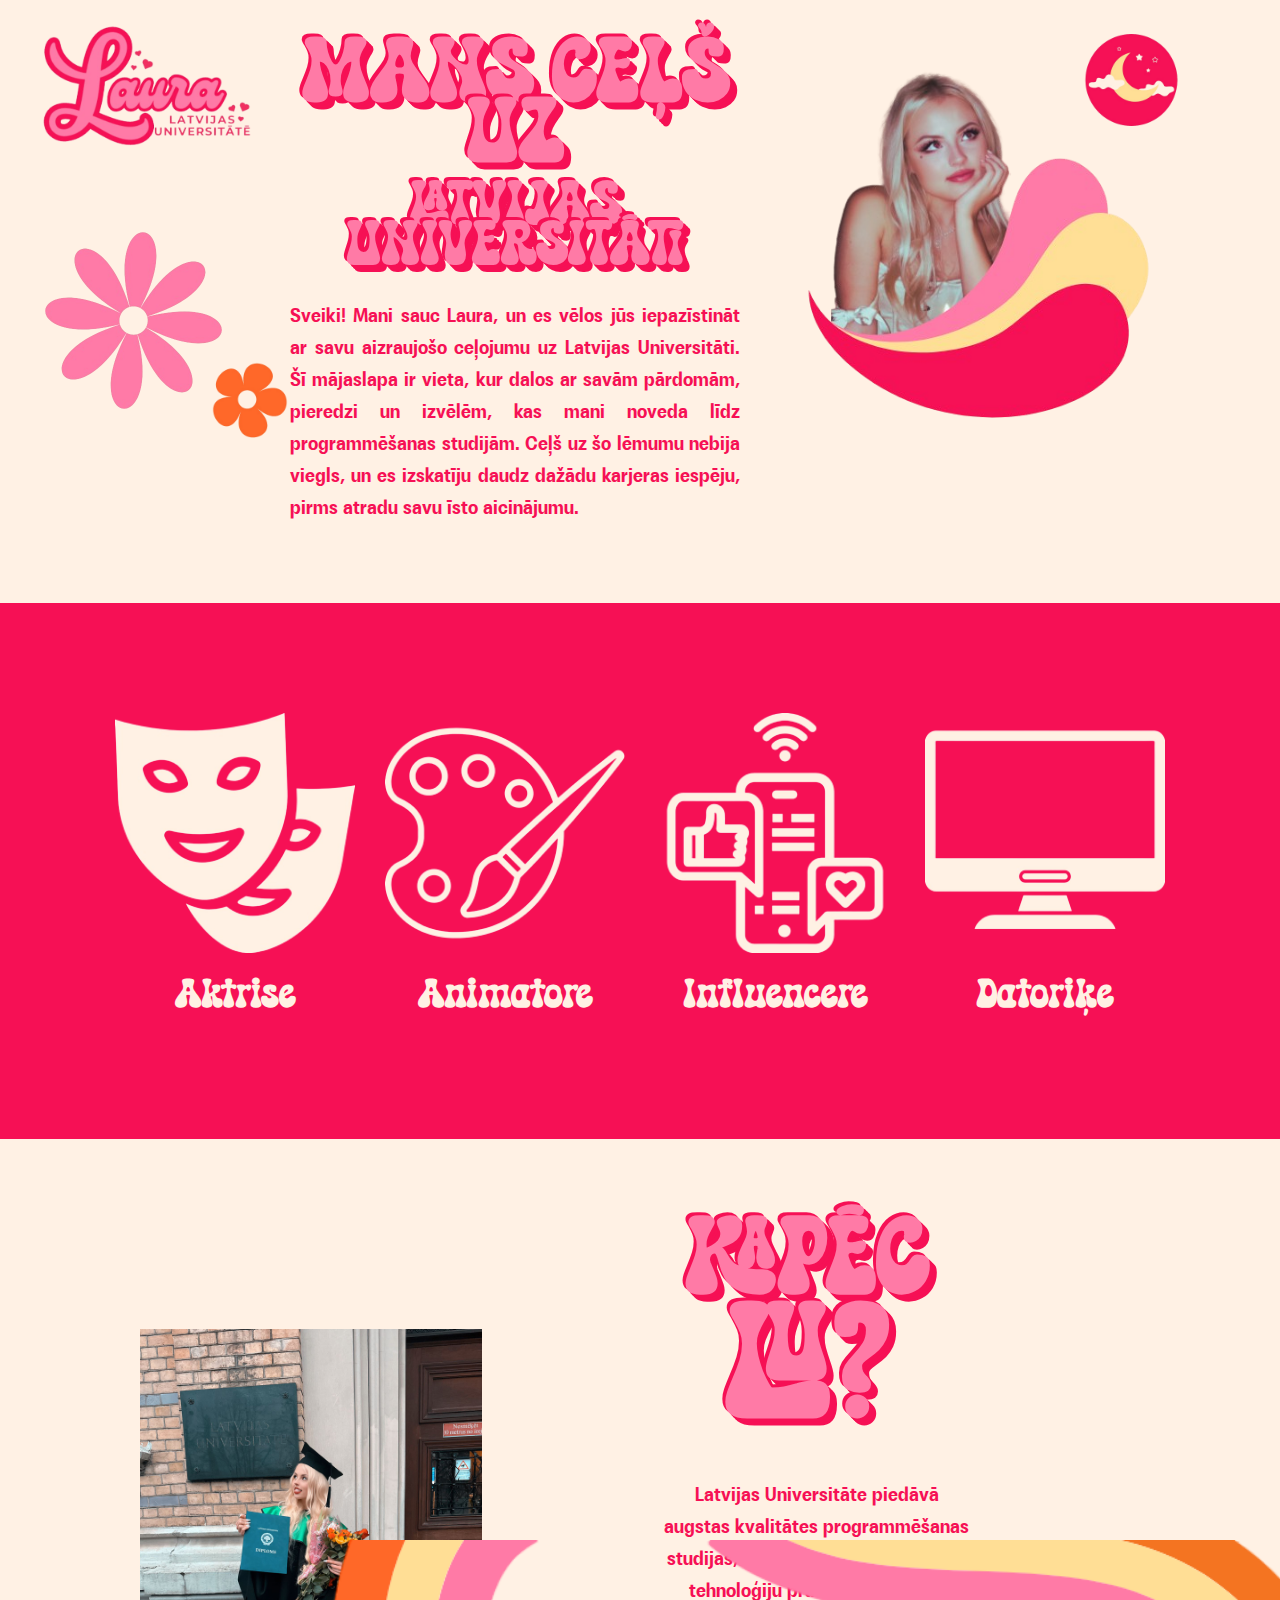
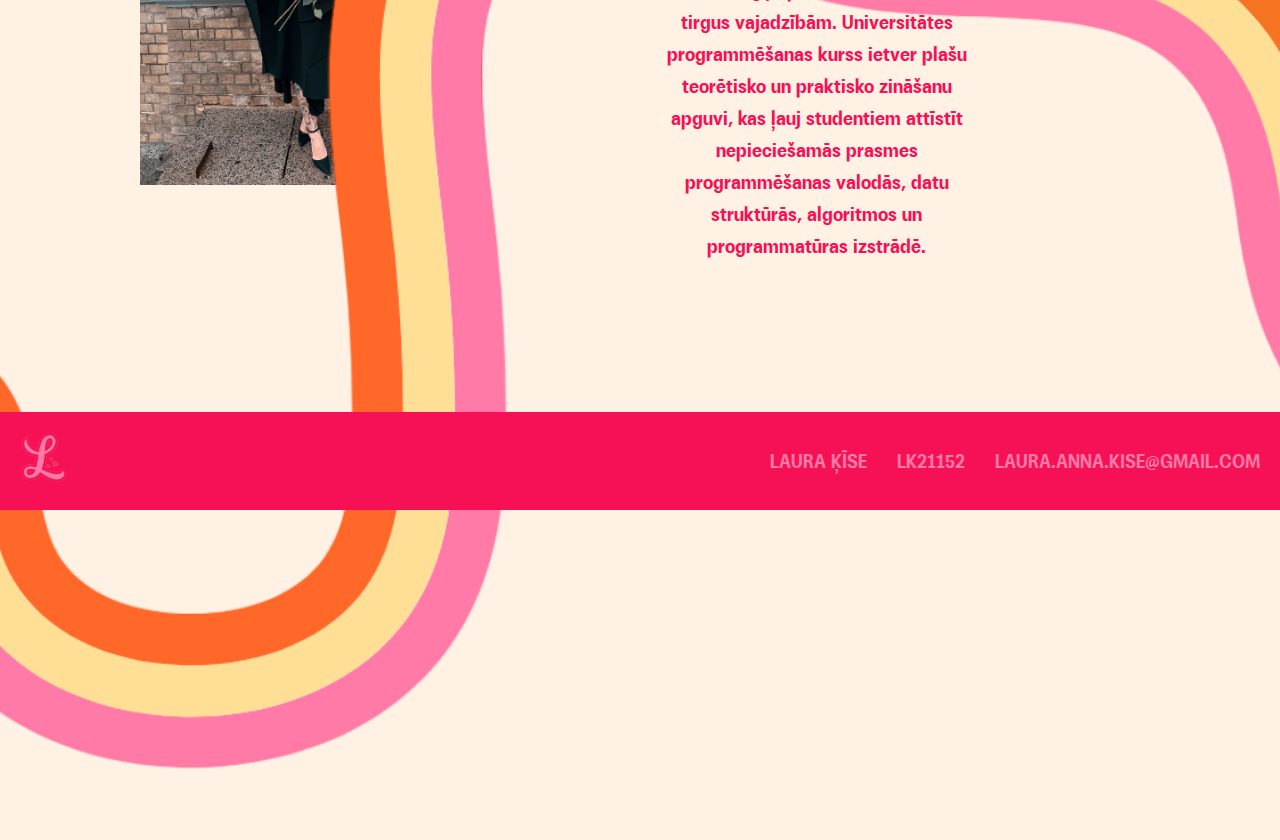
<file: index.html>
<!DOCTYPE html>
<html lang="en">
<head>
    <meta charset="UTF-8">
    <meta name="viewport" content="width=device-width, initial-scale=1.0">
    <title>Mans ceļs uz LU</title>
    <link rel="stylesheet" href="styles.css">
</head>
<body class="light-mode">
    <header>
        <div class="logo">
            <img src="logo-full.png" alt="Logo">
        </div>
        <button class="dark-mode-btn" onclick="toggleDarkMode()">
            <img src="light-mode-icon.png" alt="Dark Mode">
        </button>
    </header>
    <main>
        <section id="title-screen">
            <div class="title-content">
                <div class="title-text">
                    <h1 class="styled-header">
                        <span class="large-text">MANS CEĻŠ UZ</span>
                        <br>
                        <span class="small-text">LATVIJAS UNIVERSITĀTI</span>
                    </h1>
                    <p class="header-text">Sveiki! Mani sauc Laura, un es vēlos jūs iepazīstināt ar savu aizraujošo ceļojumu uz Latvijas Universitāti. 
                        Šī mājaslapa ir vieta, kur dalos ar savām pārdomām, pieredzi un izvēlēm, kas mani noveda līdz programmēšanas studijām. 
                        Ceļš uz šo lēmumu nebija viegls, un es izskatīju daudz dažādu karjeras iespēju, pirms atradu savu īsto aicinājumu. 
                        </p>
                </div>
                <div class="title-image">
                    <img src="title-image.png" alt="Mana bilde" width="2500" height="2600">
                </div>
            </div>
        </section>
        <section id="home-section">
            <div class="circle-images">
                <div class="circle-item">
                    <a href="article1.html"><img src="circle1.png" alt="Aktrise"></a>
                    <a href="article1.html" class="headline">Aktrise</a>
                </div>
                <div class="circle-item">
                    <a href="article2.html"><img src="circle2.png" alt="Animatore"></a>
                    <a href="article2.html" class="headline">Animatore</a>
                </div>
                <div class="circle-item">
                    <a href="article3.html"><img src="circle3.png" alt="Influencere"></a>
                    <a href="article3.html" class="headline">Influencere</a>
                </div>
                <div class="circle-item">
                    <a href="article4.html"><img src="circle4.png" alt="Datoriķe"></a>
                    <a href="article4.html" class="headline">Datoriķe</a>
                </div>
            </div>
        </section>
        <section id="additional-section">
            <div class="section-content">
                <div class="section-image">
                    <img src="grad.jpg" alt="Mans izlaidums">
                </div>
                <div class="section-text">
                    <h1 class="styled-header">
                        <span class="small-text">KAPĒC</span>
                        <br>
                        <span class="large-text">LU?</span>
                    </h1>
                    <p class="section-text">
                        Latvijas Universitāte piedāvā augstas kvalitātes programmēšanas studijas,
                         kas ir pielāgotas mūsdienu tehnoloģiju prasībām un darba tirgus vajadzībām. 
                         Universitātes programmēšanas kurss ietver plašu teorētisko un praktisko zināšanu apguvi,
                          kas ļauj studentiem attīstīt nepieciešamās prasmes programmēšanas valodās, datu struktūrās,
                           algoritmos un programmatūras izstrādē.
                    </p>
                </div>
            </div>
        </section>
    </main>
    <footer>
        <div class="logo">
            <img src="logo.png" alt="Logo">
        </div>
        <div class="author-info">
            <p>LAURA ĶĪSE &emsp; LK21152 &emsp; LAURA.ANNA.KISE@GMAIL.COM</p>
        </div>
    </footer>
    <img src="flower1.png" class="flower flower1" alt="Flower 1">
    <img src="flower2.png" class="flower flower2" alt="Flower 2">
    <img src="flower3.png" class="flower flower3" alt="Flower 3">
    <img src="flower4.png" class="flower flower4" alt="Flower 4">
    <img src="swirl1.png" class="swirl swirl1" alt="swirl 1">
    <script src="scripts.js"></script>
</body>
</html>
</file>
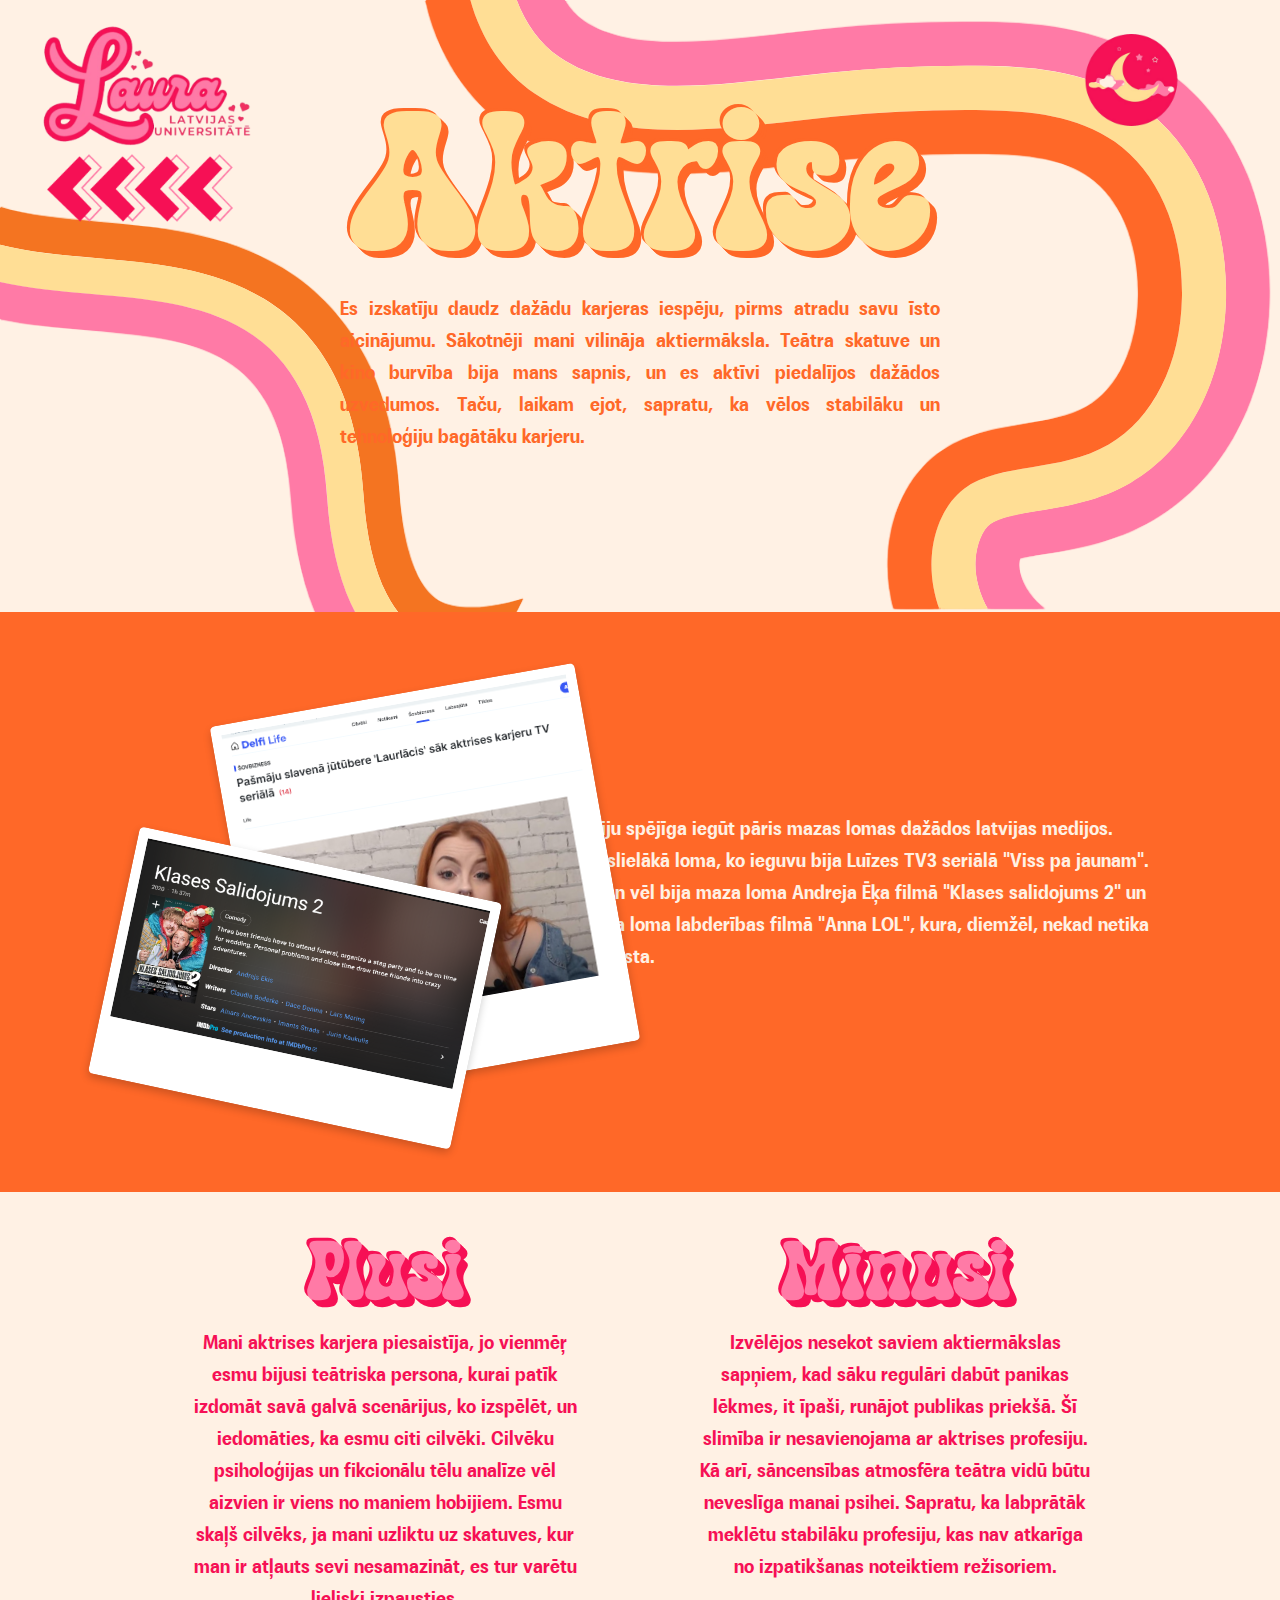
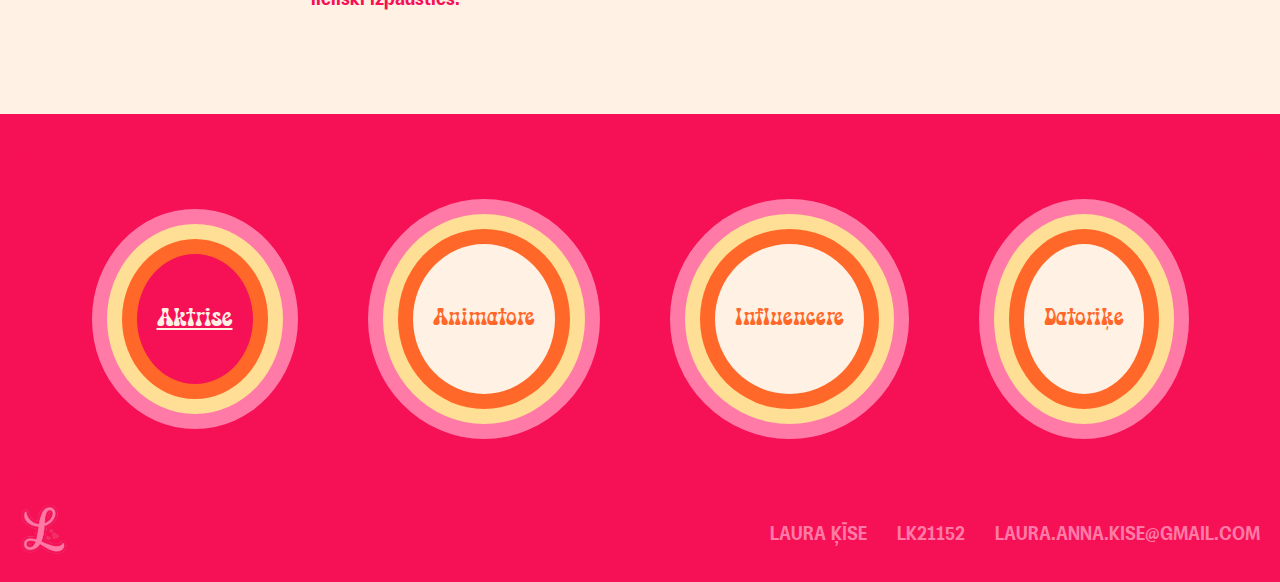
<file: article1.html>
<!DOCTYPE html>
<html lang="en">
<head>
    <meta charset="UTF-8">
    <meta name="viewport" content="width=device-width, initial-scale=1.0">
    <title>Article 1 - Mans ceļs uz LU</title>
    <link rel="stylesheet" href="styles.css">
</head>
<body class="light-mode">
    <div class="background-container">
        <!-- Floating background image -->
        <img src="swirl2.png" class="background-image" alt="Background Image">
    </div>
    <header>
        <div class="logo">
            <img src="logo-full.png" alt="Logo">
            <a href="index.html" class="home-btn">
                <img src="home-icon.png" alt="Home">
            </a>
        </div>
        <button class="dark-mode-btn" onclick="toggleDarkMode()">
            <img src="light-mode-icon.png" alt="Dark Mode">
        </button>
    </header>
    <main>
        <section class="article-section">
            <div class="article-content">
                <h1 class="styled-header">Aktrise</h1>
                <div class="article-body">
                    <div class="article-text">
                        <p>
                            Es izskatīju daudz dažādu karjeras iespēju, pirms atradu savu īsto aicinājumu. Sākotnēji mani vilināja aktiermāksla. Teātra skatuve un kino burvība bija mans sapnis, un es aktīvi piedalījos dažādos uzvedumos. Taču, laikam ejot, sapratu, ka vēlos stabilāku un tehnoloģiju bagātāku karjeru.
                        </p>
                    </div>
                </div>
                <div class="image-text-section">
                    <div class="images">
                        <img src="aktrise1.PNG" alt="Pašmāju jūtūbere sāk aktrises karjeru" class="rotated-image rotated-image-1">
                        <img src="aktrise2.PNG" alt="Klases Salidojums 2" class="rotated-image rotated-image-2">
                    </div>
                    <div class="text">
                        <p class="text-content">Biju spējīga iegūt pāris mazas lomas dažādos latvijas medijos. Vislielākā loma, ko ieguvu bija Luīzes TV3 seriālā "Viss pa jaunam". Man vēl bija maza loma Andreja Ēķa filmā "Klases salidojums 2" un liela loma labderības filmā "Anna LOL", kura, diemžēl, nekad netika izlaista.</p>
                    </div>
                </div>
                <section class="headline-text-section">
                    <div class="headline-text-item">
                        <h2 class="section-headline">Plusi</h2>
                        <p class="section-paragraph">Mani aktrises karjera piesaistīja, jo vienmēŗ esmu bijusi teātriska persona, kurai patīk izdomāt savā galvā scenārijus, ko izspēlēt, un iedomāties, ka esmu citi cilvēki. Cilvēku psiholoģijas un fikcionālu tēlu analīze vēl aizvien ir viens no maniem hobijiem. Esmu skaļš cilvēks, ja mani uzliktu uz skatuves, kur man ir atļauts sevi nesamazināt, es tur varētu lieliski izpausties. </p>
                    </div>
                    <div class="headline-text-item">
                        <h2 class="section-headline">Mīnusi</h2>
                        <p class="section-paragraph">Izvēlējos nesekot saviem aktiermākslas sapņiem, kad sāku regulāri dabūt panikas lēkmes, it īpaši, runājot publikas priekšā. Šī slimība ir nesavienojama ar aktrises profesiju. Kā arī, sāncensības atmosfēra teātra vidū būtu neveslīga manai psihei. Sapratu, ka labprātāk meklētu stabilāku profesiju, kas nav atkarīga no izpatikšanas noteiktiem režisoriem.</p>
                    </div>
                </section>
            </div>
        </section>
    </main>
    <footer>
        <div class="footer-content">
            <div class="nav-buttons">
                <button class="nav-btn active">Aktrise</button>
                <button class="nav-btn" onclick="window.location.href='article2.html'">Animatore</button>
                <button class="nav-btn" onclick="window.location.href='article3.html'">Influencere</button>
                <button class="nav-btn" onclick="window.location.href='article4.html'">Datoriķe</button>
            </div>
            <div class="footer-info">
                <div class="logo">
                    <img src="logo.png" alt="Logo">
                </div>
                <div class="author-info">
                    <p>LAURA ĶĪSE &emsp; LK21152 &emsp; LAURA.ANNA.KISE@GMAIL.COM</p>
                </div>
            </div>
        </div>
    </footer>
    <script src="scripts.js"></script>
</body>
</html>
</file>
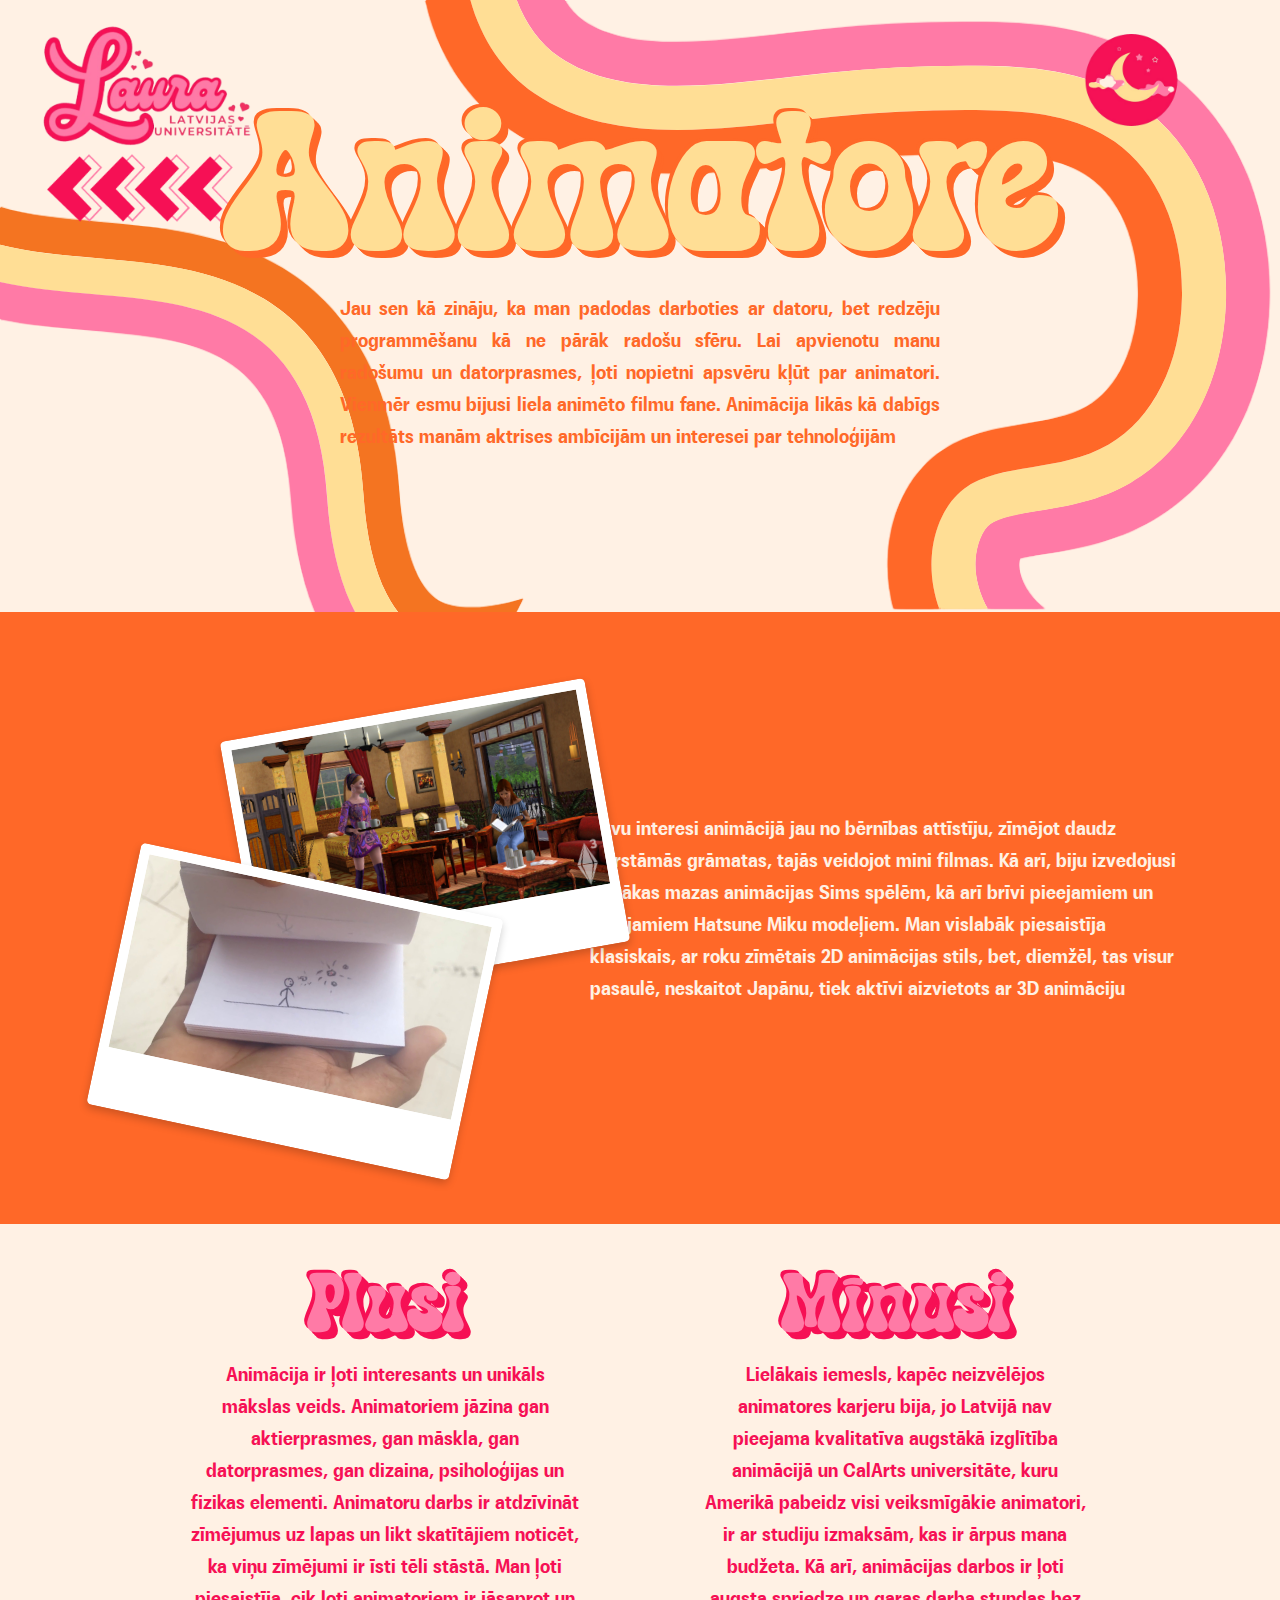
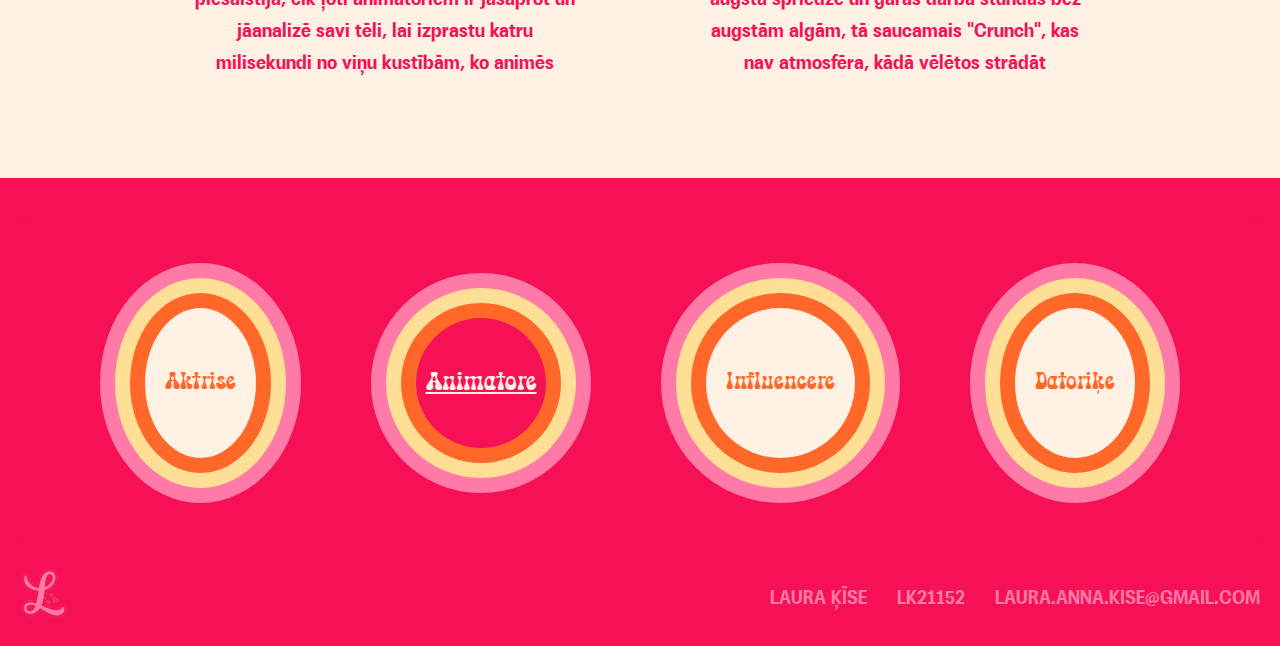
<file: article2.html>
<!DOCTYPE html>
<html lang="en">
<head>
    <meta charset="UTF-8">
    <meta name="viewport" content="width=device-width, initial-scale=1.0">
    <title>Article 1 - Mans ceļs uz LU</title>
    <link rel="stylesheet" href="styles.css">
</head>
<body class="light-mode">
    <div class="background-container">
        <!-- Floating background image -->
        <img src="swirl2.png" class="background-image" alt="Background Image">
    </div>
    <header>
        <div class="logo">
            <img src="logo-full.png" alt="Logo">
            <a href="index.html" class="home-btn">
                <img src="home-icon.png" alt="Home">
            </a>
        </div>
        <button class="dark-mode-btn" onclick="toggleDarkMode()">
            <img src="light-mode-icon.png" alt="Dark Mode">
        </button>
    </header>
    <main>
        <section class="article-section">
            <div class="article-content">
                <h1 class="styled-header">Animatore</h1>
                <div class="article-body">
                    <div class="article-text">
                        <p>
                            Jau sen kā zināju, ka man padodas darboties ar datoru, bet redzēju programmēšanu kā ne pārāk radošu sfēru. Lai apvienotu manu radošumu un datorprasmes, ļoti nopietni apsvēru kļūt par animatori. Vienmēr esmu bijusi liela animēto filmu fane. Animācija likās kā dabīgs rezultāts manām aktrises ambīcijām un interesei par tehnoloģijām
                        </p>
                    </div>
                </div>
                <div class="image-text-section">
                    <div class="images">
                        <img src="animatore1.png" alt="Sims 3" class="rotated-image rotated-image-1">
                        <img src="animatore2.png" alt="Šķirstāmā animācija" class="rotated-image rotated-image-2">
                    </div>
                    <div class="text">
                        <p class="text-content"> Savu interesi animācijā jau no bērnības attīstīju, zīmējot daudz šķirstāmās grāmatas, tajās veidojot mini filmas. Kā arī, biju izvedojusi vairākas mazas animācijas Sims spēlēm, kā arī brīvi pieejamiem un lietojamiem Hatsune Miku modeļiem. Man vislabāk piesaistīja klasiskais, ar roku zīmētais 2D animācijas stils, bet, diemžēl, tas visur pasaulē, neskaitot Japānu, tiek aktīvi aizvietots ar 3D animāciju</p>
                    </div>
                </div>
                <section class="headline-text-section">
                    <div class="headline-text-item">
                        <h2 class="section-headline">Plusi</h2>
                        <p class="section-paragraph"> Animācija ir ļoti interesants un unikāls mākslas veids. Animatoriem jāzina gan aktierprasmes, gan māskla, gan datorprasmes, gan dizaina, psiholoģijas un fizikas elementi. Animatoru darbs ir atdzīvināt zīmējumus uz lapas un likt skatītājiem noticēt, ka viņu zīmējumi ir īsti tēli stāstā. Man ļoti piesaistīja, cik ļoti animatoriem ir jāsaprot un jāanalizē savi tēli, lai izprastu katru milisekundi no viņu kustībām, ko animēs </p>
                    </div>
                    <div class="headline-text-item">
                        <h2 class="section-headline">Mīnusi</h2>
                        <p class="section-paragraph">Lielākais iemesls, kapēc neizvēlējos animatores karjeru bija, jo Latvijā nav pieejama kvalitatīva augstākā izglītība animācijā un CalArts universitāte, kuru Amerikā pabeidz visi veiksmīgākie animatori, ir ar studiju izmaksām, kas ir ārpus mana budžeta. Kā arī, animācijas darbos ir ļoti augsta spriedze un garas darba stundas bez augstām algām, tā saucamais "Crunch", kas nav atmosfēra, kādā vēlētos strādāt</p>
                    </div>
                </section>
            </div>
        </section>
    </main>
    <footer>
        <div class="footer-content">
            <div class="nav-buttons">
                <button class="nav-btn" onclick="window.location.href='article1.html'">Aktrise</button>
                <button class="nav-btn active">Animatore</button>
                <button class="nav-btn" onclick="window.location.href='article3.html'">Influencere</button>
                <button class="nav-btn" onclick="window.location.href='article4.html'">Datoriķe</button>
            </div>
            <div class="footer-info">
                <div class="logo">
                    <img src="logo.png" alt="Logo">
                </div>
                <div class="author-info">
                    <p>LAURA ĶĪSE &emsp; LK21152 &emsp; LAURA.ANNA.KISE@GMAIL.COM</p>
                </div>
            </div>
        </div>
    </footer>
    <script src="scripts.js"></script>
</body>
</html>
</file>
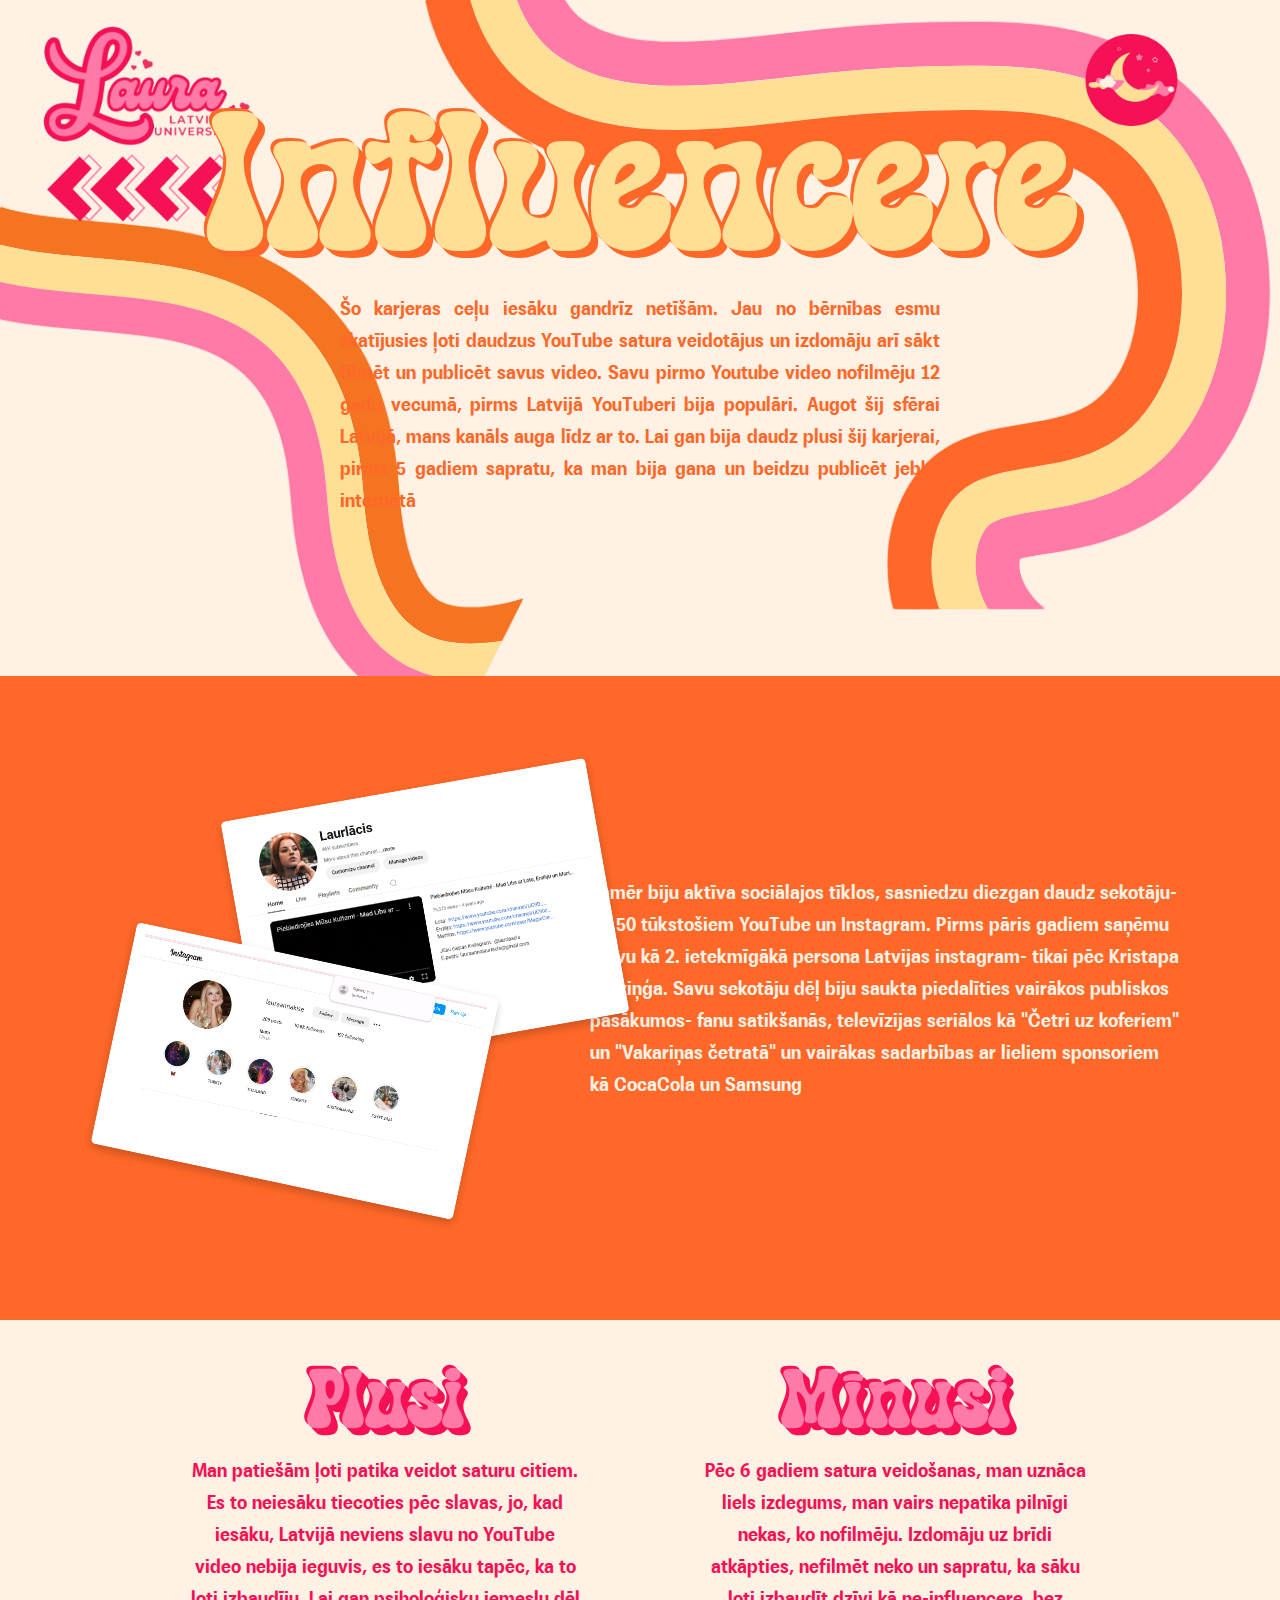
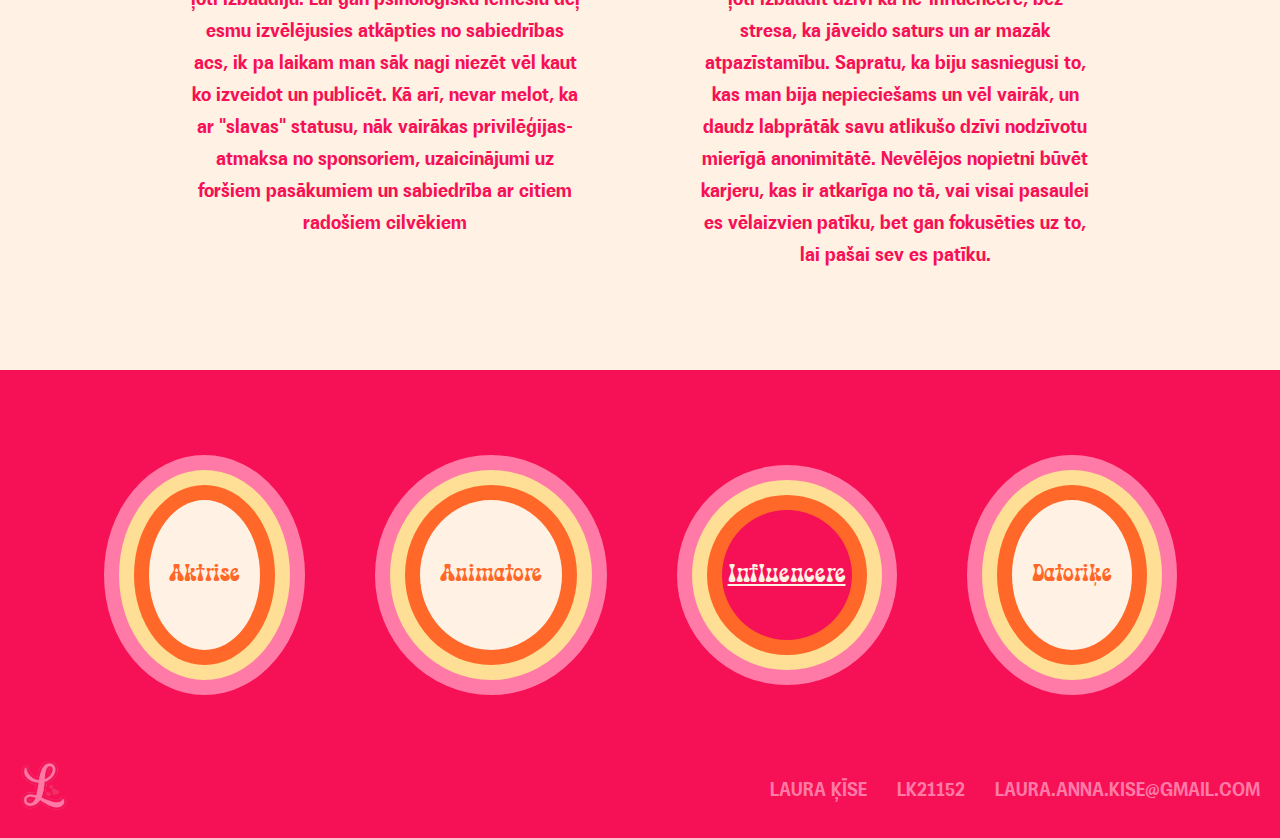
<file: article3.html>
<!DOCTYPE html>
<html lang="en">
<head>
    <meta charset="UTF-8">
    <meta name="viewport" content="width=device-width, initial-scale=1.0">
    <title>Article 1 - Mans ceļs uz LU</title>
    <link rel="stylesheet" href="styles.css">
</head>
<body class="light-mode">
    <div class="background-container">
        <!-- Floating background image -->
        <img src="swirl2.png" class="background-image" alt="Background Image">
    </div>
    <header>
        <div class="logo">
            <img src="logo-full.png" alt="Logo">
            <a href="index.html" class="home-btn">
                <img src="home-icon.png" alt="Home">
            </a>
        </div>
        <button class="dark-mode-btn" onclick="toggleDarkMode()">
            <img src="light-mode-icon.png" alt="Dark Mode">
        </button>
    </header>
    <main>
        <section class="article-section">
            <div class="article-content">
                <h1 class="styled-header">Influencere</h1>
                <div class="article-body">
                    <div class="article-text">
                        <p>
                            Šo karjeras ceļu iesāku gandrīz netīšām. Jau no bērnības esmu skatījusies ļoti daudzus YouTube satura veidotājus un izdomāju arī sākt filmēt un publicēt savus video. Savu pirmo Youtube video nofilmēju 12 gadu vecumā, pirms Latvijā YouTuberi bija populāri. Augot šij sfērai Latvijā, mans kanāls auga līdz ar to. Lai gan bija daudz plusi šij karjerai, pirms 5 gadiem sapratu, ka man bija gana un beidzu publicēt jebko internetā
                        </p>
                    </div>
                </div>
                <div class="image-text-section">
                    <div class="images">
                        <img src="influencere1.PNG" alt="mans Instagram" class="rotated-image rotated-image-1">
                        <img src="influencere2.PNG" alt="mans YouTube konts" class="rotated-image rotated-image-2">
                    </div>
                    <div class="text">
                        <p class="text-content">Kamēr biju aktīva sociālajos tīklos, sasniedzu diezgan daudz sekotāju- ap 50 tūkstošiem YouTube un Instagram. Pirms pāris gadiem saņēmu balvu kā 2. ietekmīgākā persona Latvijas instagram- tikai pēc Kristapa Proziņģa. Savu sekotāju dēļ biju saukta piedalīties vairākos publiskos pasākumos- fanu satikšanās, televīzijas seriālos kā "Četri uz koferiem" un "Vakariņas četratā" un vairākas sadarbības ar lieliem sponsoriem kā CocaCola un Samsung</p>
                    </div>
                </div>
                <section class="headline-text-section">
                    <div class="headline-text-item">
                        <h2 class="section-headline">Plusi</h2>
                        <p class="section-paragraph">Man patiešām ļoti patika veidot saturu citiem. Es to neiesāku tiecoties pēc slavas, jo, kad iesāku, Latvijā neviens slavu no YouTube video nebija ieguvis, es to iesāku tapēc, ka to ļoti izbaudīju. Lai gan psiholoģisku iemeslu dēļ esmu izvēlējusies atkāpties no sabiedrības acs, ik pa laikam man sāk nagi niezēt vēl kaut ko izveidot un publicēt. Kā arī, nevar melot, ka ar "slavas" statusu, nāk vairākas privilēģijas- atmaksa no sponsoriem, uzaicinājumi uz foršiem pasākumiem un sabiedrība ar citiem radošiem cilvēkiem</p>
                    </div>
                    <div class="headline-text-item">
                        <h2 class="section-headline">Mīnusi</h2>
                        <p class="section-paragraph">Pēc 6 gadiem satura veidošanas, man uznāca liels izdegums, man vairs nepatika pilnīgi nekas, ko nofilmēju. Izdomāju uz brīdi atkāpties, nefilmēt neko un sapratu, ka sāku ļoti izbaudīt dzīvi kā ne-influencere, bez stresa, ka jāveido saturs un ar mazāk atpazīstamību. Sapratu, ka biju sasniegusi to, kas man bija nepieciešams un vēl vairāk, un daudz labprātāk savu atlikušo dzīvi nodzīvotu mierīgā anonimitātē. Nevēlējos nopietni būvēt karjeru, kas ir atkarīga no tā, vai visai pasaulei es vēlaizvien patīku, bet gan fokusēties uz to, lai pašai sev es patīku.</p>
                    </div>
                </section>
            </div>
        </section>
    </main>
    <footer>
        <div class="footer-content">
            <div class="nav-buttons">
                <button class="nav-btn" onclick="window.location.href='article1.html'">Aktrise</button>
                <button class="nav-btn" onclick="window.location.href='article2.html'">Animatore</button>
                <button class="nav-btn active">Influencere</button>
                <button class="nav-btn" onclick="window.location.href='article4.html'">Datoriķe</button>
            </div>
            <div class="footer-info">
                <div class="logo">
                    <img src="logo.png" alt="Logo">
                </div>
                <div class="author-info">
                    <p>LAURA ĶĪSE &emsp; LK21152 &emsp; LAURA.ANNA.KISE@GMAIL.COM</p>
                </div>
            </div>
        </div>
    </footer>
    <script src="scripts.js"></script>
</body>
</html>
</file>
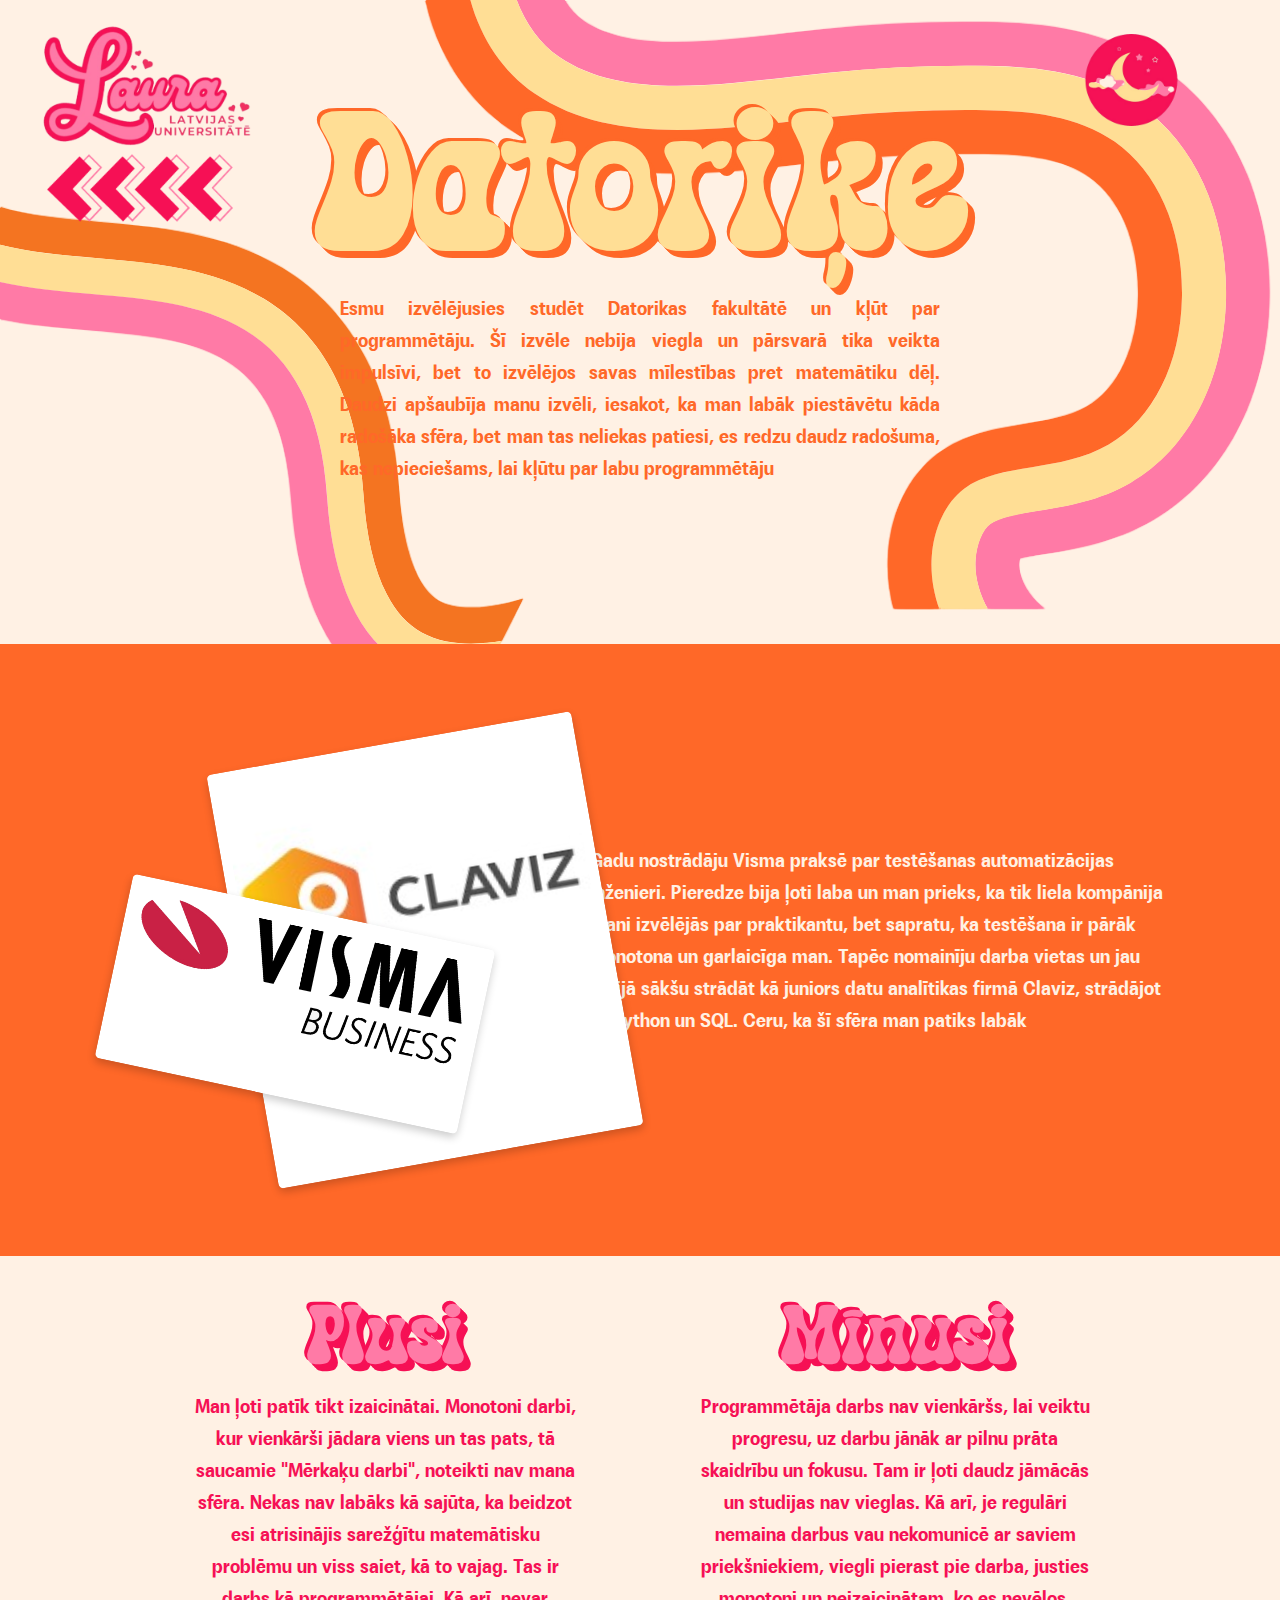
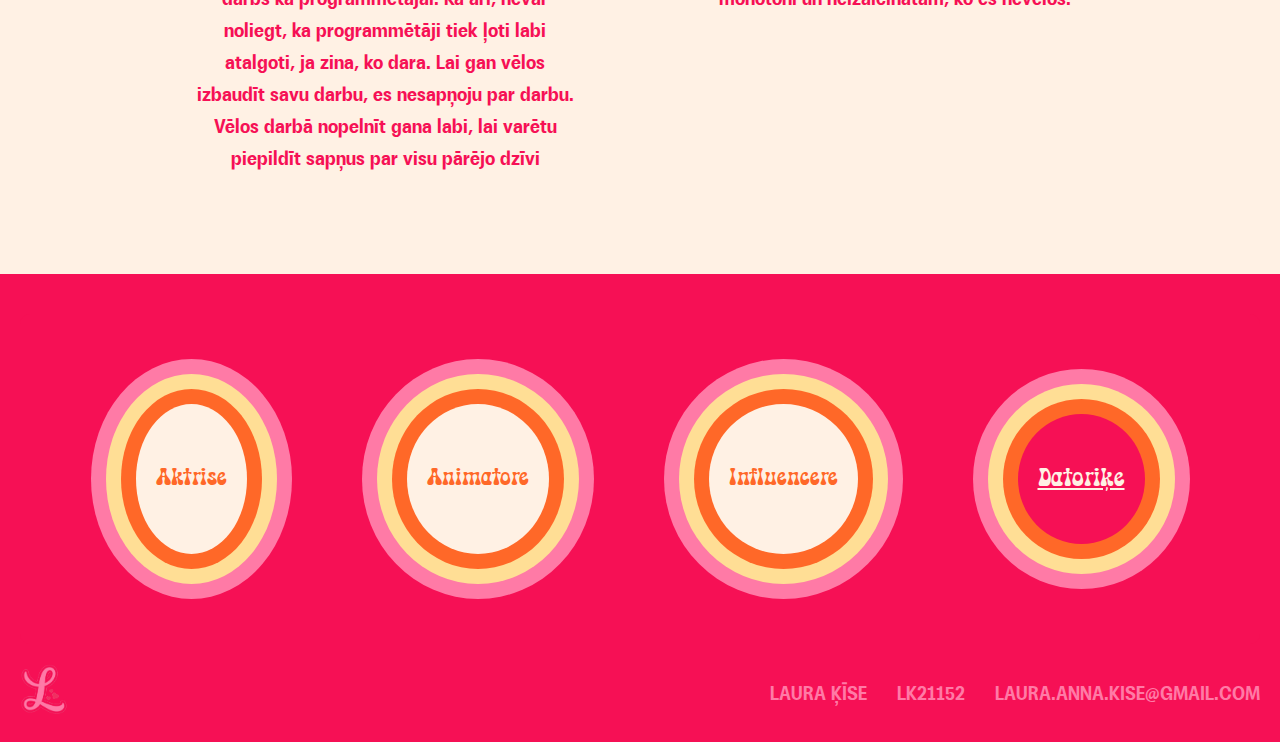
<file: article4.html>
<!DOCTYPE html>
<html lang="en">
<head>
    <meta charset="UTF-8">
    <meta name="viewport" content="width=device-width, initial-scale=1.0">
    <title>Article 1 - Mans ceļs uz LU</title>
    <link rel="stylesheet" href="styles.css">
</head>
<body class="light-mode">
    <div class="background-container">
        <!-- Floating background image -->
        <img src="swirl2.png" class="background-image" alt="Background Image">
    </div>
    <header>
        <div class="logo">
            <img src="logo-full.png" alt="Logo">
            <a href="index.html" class="home-btn">
                <img src="home-icon.png" alt="Home">
            </a>
        </div>
        <button class="dark-mode-btn" onclick="toggleDarkMode()">
            <img src="light-mode-icon.png" alt="Dark Mode">
        </button>
    </header>
    <main>
        <section class="article-section">
            <div class="article-content">
                <h1 class="styled-header">Datoriķe</h1>
                <div class="article-body">
                    <div class="article-text">
                        <p>
                            Esmu izvēlējusies studēt Datorikas fakultātē un kļūt par programmētāju. Šī izvēle nebija viegla un pārsvarā tika veikta impulsīvi, bet to izvēlējos savas mīlestības pret matemātiku dēļ. Daudzi apšaubīja manu izvēli, iesakot, ka man labāk piestāvētu kāda radošāka sfēra, bet man tas neliekas patiesi, es redzu daudz radošuma, kas nepieciešams, lai kļūtu par labu programmētāju
                        </p>
                    </div>
                </div>
                <div class="image-text-section">
                    <div class="images">
                        <img src="programmetaja1.png" alt="Claviz" class="rotated-image rotated-image-2">
                        <img src="programmetaja2.jpeg" alt="Visma" class="rotated-image rotated-image-1">
                    </div>
                    <div class="text">
                        <p class="text-content">Gadu nostrādāju Visma praksē par testēšanas automatizācijas inženieri. Pieredze bija ļoti laba un man prieks, ka tik liela kompānija mani izvēlējās par praktikantu, bet sapratu, ka testēšana ir pārāk monotona un garlaicīga man. Tapēc nomainīju darba vietas un jau Jūlijā sākšu strādāt kā juniors datu analītikas firmā Claviz, strādājot ar Python un SQL. Ceru, ka šī sfēra man patiks labāk </p>
                    </div>
                </div>
                <section class="headline-text-section">
                    <div class="headline-text-item">
                        <h2 class="section-headline">Plusi</h2>
                        <p class="section-paragraph">Man ļoti patīk tikt izaicinātai. Monotoni darbi, kur vienkārši jādara viens un tas pats, tā saucamie "Mērkaķu darbi", noteikti nav mana sfēra. Nekas nav labāks kā sajūta, ka beidzot esi atrisinājis sarežģītu matemātisku problēmu un viss saiet, kā to vajag. Tas ir darbs kā programmētājai. Kā arī, nevar noliegt, ka programmētāji tiek ļoti labi atalgoti, ja zina, ko dara. Lai gan vēlos izbaudīt savu darbu, es nesapņoju par darbu. Vēlos darbā nopelnīt gana labi, lai varētu piepildīt sapņus par visu pārējo dzīvi</p>
                    </div>
                    <div class="headline-text-item">
                        <h2 class="section-headline">Mīnusi</h2>
                        <p class="section-paragraph">Programmētāja darbs nav vienkāršs, lai veiktu progresu, uz darbu jānāk ar pilnu prāta skaidrību un fokusu. Tam ir ļoti daudz jāmācās un studijas nav vieglas. Kā arī, je regulāri nemaina darbus vau nekomunicē ar saviem priekšniekiem, viegli pierast pie darba, justies monotoni un neizaicinātam, ko es nevēlos. </p>
                    </div>
                </section>
            </div>
        </section>
    </main>
    <footer>
        <div class="footer-content">
            <div class="nav-buttons">
                <button class="nav-btn" onclick="window.location.href='article1.html'">Aktrise</button>
                <button class="nav-btn" onclick="window.location.href='article2.html'">Animatore</button>
                <button class="nav-btn" onclick="window.location.href='article3.html'">Influencere</button>
                <button class="nav-btn active">Datoriķe</button>
            </div>
            <div class="footer-info">
                <div class="logo">
                    <img src="logo.png" alt="Logo">
                </div>
                <div class="author-info">
                    <p>LAURA ĶĪSE &emsp; LK21152 &emsp; LAURA.ANNA.KISE@GMAIL.COM</p>
                </div>
            </div>
        </div>
    </footer>
    <script src="scripts.js"></script>
</body>
</html>
</file>
<file: styles.css>
/* Font-face for Genty */
@font-face {
    font-family: 'Genty';
    src: url('fonts/RetroCool-Regular.ttf') format('truetype');
}
@font-face {
    font-family: 'Text';
    src: url('fonts/ZTTalk-Bold.ttf') format('truetype');
}
/* Set background color for everything */
body.light-mode {
    --color-primary: #FF7AA6;
    --color-secondary: #F61055;
    --color-tertiary: #FF6828;
    --color-quaternary: #FFDE95;
    --color-background: #FFF1E4;
}
body.dark-mode {
    --color-primary: #c98365;
    --color-secondary: #9d6961;
    --color-tertiary: #a17f79;
    --color-quaternary: #8a5d59;
    --color-background: #34221b;
}

body {
    background-color:var(--color-background);
    font-family: Arial, sans-serif;
    line-height: 1.6;
    margin: 0;
    padding: 0;
    box-sizing: border-box;
}

* {
    box-sizing: border-box;
    margin: 0;
    padding: 0;
}

/* Header styling */
header {
    display: flex;
    justify-content: space-between;
    align-items: center;
    padding: 20px;
    background-color: transparent;
    z-index: -2; /* Match the background color of the page */
}

header .logo img {
    height: 100px; /* Adjust the height as needed */
}

header .logo img {
    height: 150px; /* Adjust the height as needed */
}

header .home-btn {
    display: block;
    margin-top: -90px;
    padding-left:20px;
}

header .home-btn img {
    height: 200px; /* Adjust the size of the home button image */
    cursor: pointer;
}

/* Main content styling */
main {
    padding: 0px 90px 90px 90px;
}

#title-screen {
    display: flex;
    justify-content: space-between;
    align-items: center;
    margin-bottom: 80px;
    margin-left: 200px;
}

.title-content {
    display: flex;
    justify-content: space-between;
    align-items: center;
    width: 100%;
    margin-top: -300px;
}
.title-image {
    margin-top: 100px;
}
.title-text {
    flex: 1;
    padding-left: 0px;
    padding-top: 150px;
}

.styled-header {
    font-family: 'Genty', sans-serif; /* Use Genty font or similar */
    color: #FF7AA6; /* Text color */
    text-shadow: 
        -3px -3px 0 #F61055, 
        3px 3px 0 #F61055, 
        5px 5px 0 #F61055, 
        7px 7px 0 #F61055; /* Larger outline effect with heavier shadow on the bottom-right */
    line-height: 0.67; /* Smaller distance between lines */
    text-align: center;
    font-size: 30px;
}
.header-text {
    font-family: 'Text', sans-serif; /* Use Genty font or similar */
    color: var(--color-secondary); /* Text color */
    text-align: justify;
    font-size: 20px;
    margin-top: 30px;
}

.large-text {
    font-size: 3em; /* Larger size for "MANS CEĻŠ UZ" */
    display: block;
}

.small-text {
    font-size: 2em; /* Smaller size for "LATVIJAS UNIVERSITĀTI" */
    display: block;
}

.title-image {
    flex: 1;
}

.title-image img {
    max-width: 100%;
    height: auto;
}

#home-section {
    background-color: var(--color-secondary);
    display: block;
    text-align: center;
    margin-left: -90px;
    margin-right: -90px;
    padding-top:100px;
    padding-bottom: 100px;
    padding-right: 100px;
    padding-left: 100px
}

.circle-images {
    display: flex;
    justify-content: space-around;
    flex-wrap: wrap;
}

.circle-item {
    text-align: center;
    margin: 10px;
}

.circle-images img {
    width: 240px;
    height: 240px;
    cursor: pointer;
}

.headline {
    display: block;
    margin-top: 5px;
    text-decoration: none;
    font-weight: bold;
    font-family: 'Genty', sans-serif; /* Set font to Genty */
    color: var(--color-background); /* Set color */
    font-size:40px;
}


.headline:hover {
    text-decoration: underline;
}

/* Article content styling */
.article-section {
    text-align: center;
}

.article-content img {
    max-width: 100%;
    height: auto;
    margin-bottom: 20px;
}
.article-content {
    font-family: 'Genty', sans-serif; /* Set font to Genty */
    color: var(--color-background); /* Set color */
}

/* Footer styling */
footer {
    display: flex;
    justify-content: space-between;
    align-items: center;
    padding: 20px;
    background-color:var(--color-secondary); /* Match the background color of the page */
}
.footer-content {
    display: flex;
    flex-direction: column;
    align-items: center;
    width: 100%;
}

footer .logo img {
    height: 50px; 
}

footer .nav-buttons button {
    font-size: 16px;
    padding: 10px 20px;
    cursor: pointer;
    margin: 0 5px;
}

footer .nav-buttons button.active {
    background-color: var(--color-background);
    cursor: not-allowed;
}
.flower {
    position: absolute;
    z-index: -1; /* Ensure they are in the background */
}
.flower1 {
    bottom: 150px;
    left: 980px;
    width: 90px; /* Adjust size as needed */
}

.flower2 {
    top: 200px;
    left: 4px;
    width: 250px; /* Adjust size as needed */
}

.flower3 {
    top: 350px;
    left: 200px;
    width: 100px; /* Adjust size as needed */
}

.flower4 {
    bottom: 60px;
    left: 830px;
    width: 180px; /* Adjust size as needed */
}
#additional-section {
    display: flex;
    justify-content: space-between;
    align-items: center;
    padding: 20px;
    margin-top: 20px;
    position: relative; 
    z-index: -2;
}

.section-content {
    display: flex;
    width: 100%;
    justify-content: space-between;
    align-items: center;
    z-index: -2;
}

.section-image {
    margin-left:30px;
    margin-top: 40px;
    width:600%;
    height: auto;
    flex: 1;
    padding-right: 20px;
    z-index: -2;
}

.section-image img {
    max-width: 130%;
    height: auto;
    z-index: -2;
}

.section-text {
    flex: 2;
    font-family: 'Genty', sans-serif;
    margin-top:-200px;
    padding: 20px;
    border-radius: 10px;
    
}
.flower {
    position: absolute;
    z-index: -1; /* Ensure they are in the background */
}
/* Floating background image styling */
.swirl1 {
    position: absolute;
    top: 200%;
    left: 50%;
    transform: translate(-50%, -50%);
    width: 1600px; /* Adjust size as needed */
    height: auto; /* Maintain aspect ratio */
    z-index: -1; /* Ensure it is in the background */ /* Adjust opacity for desired effect */
    margin-right:-100px;
    margin-top:190px;

}

/* Existing styles omitted for brevity */

/* Styled header for additional section */
.section-text .styled-header {
    font-family: 'Genty', sans-serif; /* Use Genty font or similar */
    color: #FF7AA6; /* Text color */
    text-shadow: 
        -3px -3px 0 #F61055, 
        3px 3px 0 #F61055, 
        5px 5px 0 #F61055, 
        7px 7px 0 #F61055; /* Larger outline effect with heavier shadow on the bottom-right */
    line-height: 0.67; /* Smaller distance between lines */
    text-align: center;
    font-size: 27px; /* Double the base font size for this header */
    margin-bottom: 20px;
}

.section-text .large-text {
    font-size: 6em; /* Twice the original size for "KAPĒC" */
    display: block;
}

.section-text .small-text {
    font-size: 4em; /* Twice the original size for "LU?" */
    display: block;
}
.section-text {
    font-family: 'Text', sans-serif; /* Use Genty font or similar */
    color:  var(--color-secondary); /* Text color */
    text-align: center;
    font-size: 20px;
    margin-top: 30px;
    padding-left:120px;
    padding-right:100px;
}

.author-info{

    font-family: 'Text', sans-serif; /* Use Genty font or similar */
    color: #FF7AA6; /* Text color */
    text-align: right;
    font-size:20px;
}


.article-section {
    text-align: center;
}

.article-content {
    font-family: 'Genty', sans-serif; /* Set font to Genty */
    color: #FFF1E4; /* Set color */
    padding: 20px;
}

.article-content .styled-header {
    font-family: 'Genty', sans-serif; /* Use Genty font or similar */
    color:  #FFDE95 ;/* Text color */
    text-shadow: 
        -3px -3px 0  #FF6828, 
        3px 3px 0 #FF6828, 
        5px 5px 0 #FF6828, 
        7px 7px 0 #FF6828; /* Larger outline effect with heavier shadow on the bottom-right */
    line-height: 0.67; /* Smaller distance between lines */
    text-align: center;
    font-size: 190px;
    margin-bottom: 20px;
    margin-top:-200px;
}

.article-body {
    display: flex;
    justify-content: center; /* Center the text container */
    align-items: center;
    margin-top: -20px;
    position: relative; /* Needed to contain the background image */
}

.article-text {
    max-width: 600px; /* Set a maximum width for the text */
    text-align: justify; /* Justify the text */
    font-family: 'Text', sans-serif; /* Use Genty font or similar */
    font-size: 20px;
    margin-top: 30px;
    margin-bottom: 150px;
    color: var(--color-tertiary); /* Set color to match the design */
}

.article-image {
    flex: 1;
    padding-right: 20px;
    margin-top:-50px;
    padding-left: 100px;
}

.article-image img {
    max-width: 100%;
    height: auto;
}


.article-content .background-image {
    position: absolute;
    top: 0;
    left: 50%;
    transform: translateX(-50%);
    width: 80%; /* Adjust size as needed */
    height: auto; /* Maintain aspect ratio */
    z-index: -1; /* Ensure it is in the background */
    ; /* Adjust opacity for desired effect */
}
.background-container {
    position: absolute;
    top: 0;
    left: 0;
    width: 100%;
    height: 100%;
    z-index: -1; /* Ensure it is in the background */
}

.background-image {
    width: 100%;
    height: auto; /* Maintain aspect ratio */
}

.image-text-section {
    display: flex;
    justify-content: space-between;
    align-items: center;
    background-color:var(--color-tertiary); /* Background color */
    padding: 20px;
    margin-top: 10px;
    padding-top:100px;
    border-radius: 10px;
    margin-right:-130px;
    margin-left:-130px;

}

.images {
    position: relative;
    flex: 1;
}

.rotated-image {
    position: absolute;
    width: 350px;
    height: auto;
    margin-top: -100px;
    background-color: white;
    padding: 10px;
    box-shadow: 0 4px 8px rgba(0, 0, 0, 0.2); /* Adds a shadow effect */
    border-radius: 5px;
    box-sizing: content-box; /* Ensure padding is part of the box model */
}

.rotated-image-1 {
    top: -150px;
    left: 240px;
    transform: rotate(-10deg);
    z-index: 0;
    padding-bottom: 60px; /* Bigger bottom padding */
    padding-top: 10px; /* Smaller top padding */
}

.rotated-image-2 {
    top: 20px;
    left: 110px;
    transform: rotate(12deg);
    z-index: 1;
    padding-bottom: 60px; /* Bigger bottom padding */
    padding-top: 10px; /* Smaller top padding */
}


.text {
    flex: 2;
    padding-left: 20px;
    color: var(--color-background);
    text-align: left;
}

.text-header {
    font-family: 'Genty', sans-serif;
    font-size: 80px;
    margin-bottom: 10px;
    text-align: center;
}

.text-content {
    font-family: 'Text', sans-serif;
    font-size: 20px;
    margin-right:100px;
    margin-left:150px;
    padding-bottom:200px;
    margin-top:100px;
}
.headline-text-section {
    display: flex;
    justify-content: space-between;
    align-items: flex-start;/* Same background color as header */
    padding: 20px;
    margin-top: 20px;
    border-radius: 10px;
}

.headline-text-item {
    flex: 1;
    margin: 20px;
}

.section-headline {
    font-family: 'Genty', sans-serif;
    color: var(--color-primary);
    text-shadow: 
        -3px -3px 0 var(--color-secondary), 
        3px 3px 0 var(--color-secondary), 
        5px 5px 0 var(--color-secondary), 
        7px 7px 0 var(--color-secondary);
    line-height: 0.67; /* Smaller distance between lines */
    text-align: center;
    font-size: 80px;
    margin-bottom: -80px;
}

.section-paragraph {
    font-family: 'Text', sans-serif;
    color: var(--color-secondary);
    font-size: 20px;
    text-align: center;
    padding-left: 40px;
    padding-right:40px;
    margin-top:100px;
    margin-bottom:-50px;
}
.nav-buttons {
    display: flex;
    justify-content: center;
    align-items: center;
    background-color: var(--color-secondary);
    padding: 90px;
    border-radius: 10px;
    margin-top: 20px;
    width: 100%; /* Ensure the container takes full width */
    text-align: center; /* Center-align the content */
}

.nav-buttons .nav-btn {
    width: 150px; /* Smaller size for the buttons */
    height: 150px;
    background-color: var(--color-background);
    color: var(--color-tertiary);
    font-family: 'Genty', sans-serif; /* Use Genty font */
    font-size: 23px; /* Smaller font size */
    text-align: center;
    margin: 0 80px;
    border: none;
    cursor: pointer;
    display: flex;
    justify-content: center;
    align-items: center;
    flex-direction: column;
    text-decoration: none;
    border-radius: 50%;
    box-shadow: 
    0 0 0 15px #FF6828,   /* First border */
    0 0 0 30px #FFDE95,   /* Second border */
    0 0 0 45px #FF7AA6;   /* Third border */
    transition: all 0.3s ease;
}

.nav-buttons .nav-btn img {
    width: 30px; /* Smaller icon size */
    height: 30px;
    margin-bottom: 5px;
}

.nav-buttons .nav-btn.active {
    width: 130px; /* Smaller size for the active button */
    height: 130px;
    font-size: 25px; /* Smaller font size */
    text-decoration: underline; /* Underlined text */
    cursor: default; /* Not clickable */
    background-color: var(--color-secondary); /* Same color as the background */
    color: var(--color-background); /* White text */
    box-shadow: 
    0 0 0 15px #FF6828,   /* First border */
    0 0 0 30px #FFDE95,   /* Second border */
    0 0 0 45px #FF7AA6;   /* Third border */
}

.footer-info {
    display: flex;
    justify-content: space-between;
    align-items: center;
    margin-top: 20px;
    width: 100%;
}
header .dark-mode-btn {
    position: absolute;
    top: 20px;
    right: 80px;
    padding: 10px 20px;
    background-color: transparent;;
    border: none;
    border-radius: 5px;
    cursor: pointer;
}
header .dark-mode-btn img {
    width: 100px; /* Adjust the width to make the image smaller */
    height: 100px; /* Adjust the height to make the image smaller */
}
</file>
